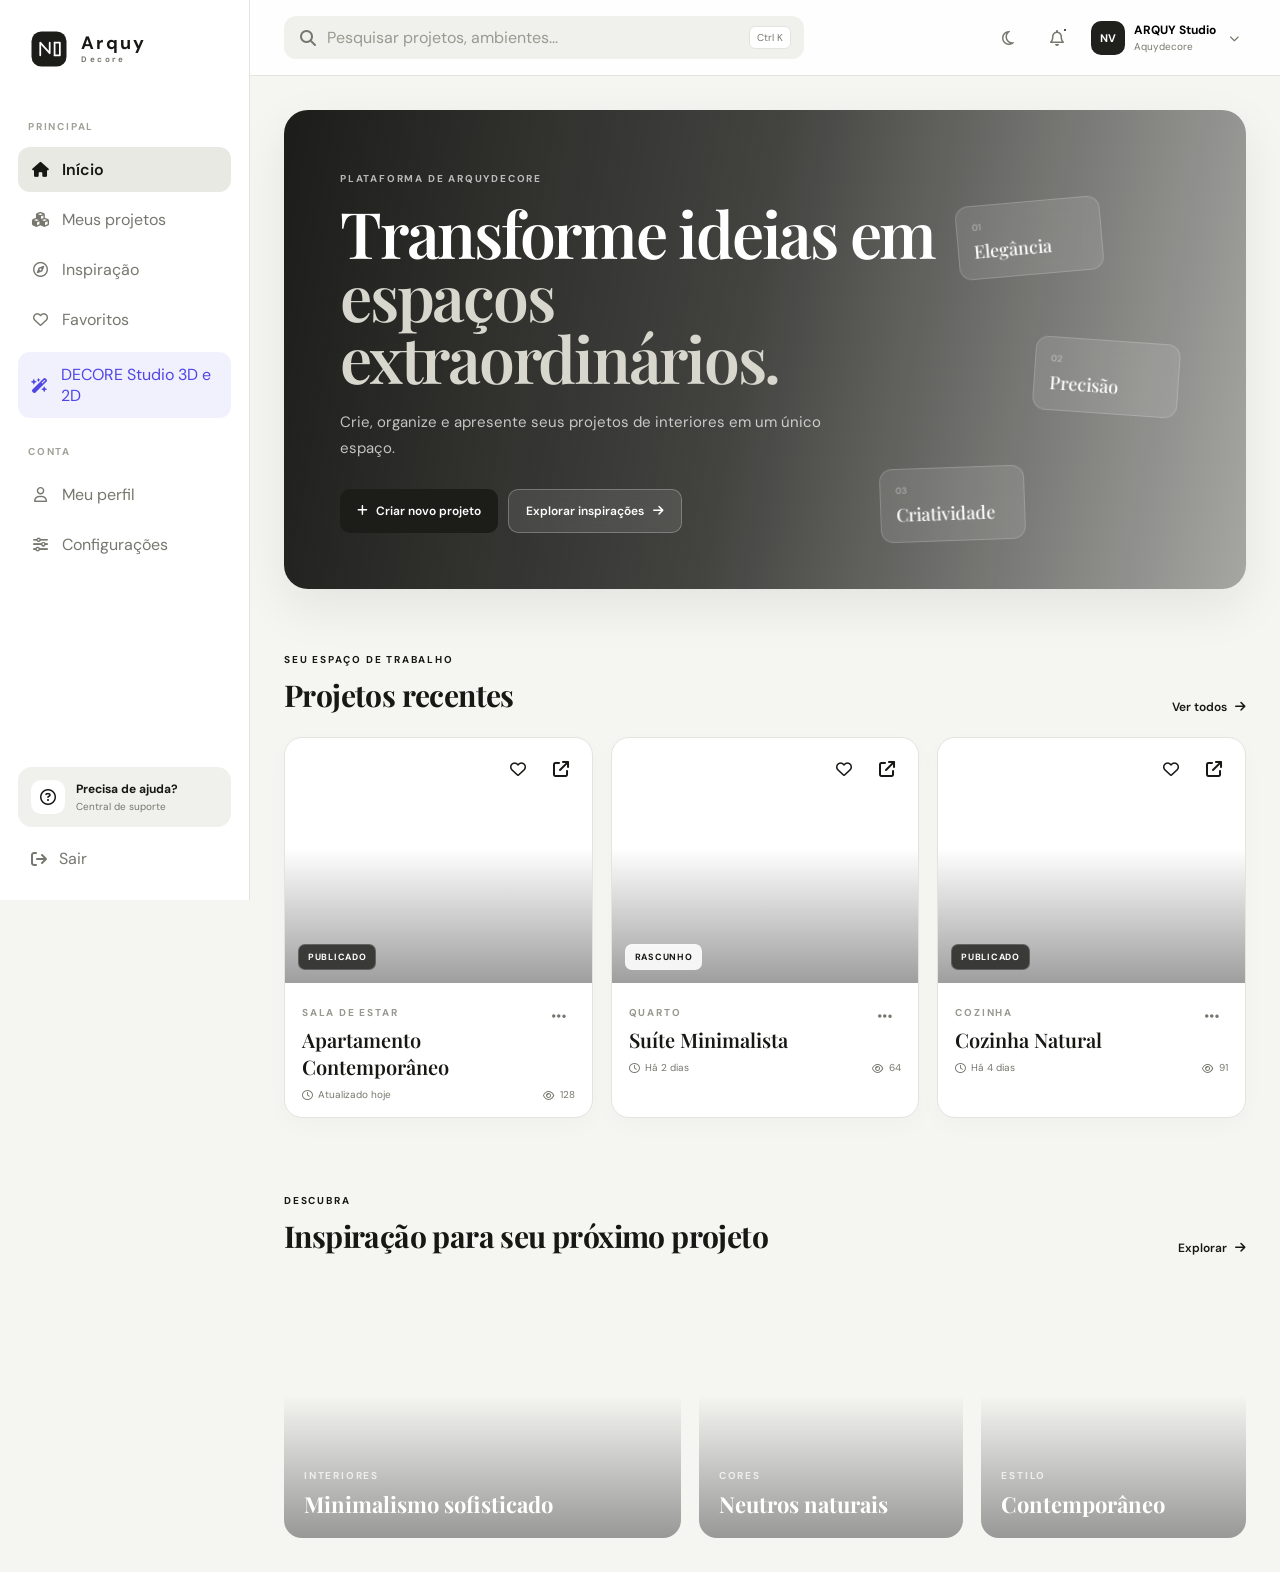
<file: index.html>
<!DOCTYPE html>
<html lang="pt-BR">
<head>
    <meta charset="UTF-8">

    <meta
        name="viewport"
        content="width=device-width, initial-scale=1.0"
    >

    <meta
        name="description"
        content="Aquydecore - Plataforma profissional para criar, organizar e compartilhar projetos de interiores."
    >

    <title>Aquydecore | Projetos de interiores</title>

    <link
        rel="preconnect"
        href="https://fonts.googleapis.com"
    >

    <link
        rel="preconnect"
        href="https://fonts.gstatic.com"
        crossorigin
    >

    <link
        href="https://fonts.googleapis.com/css2?family=DM+Sans:wght@400;500;600;700&family=Playfair+Display:wght@500;600;700&display=swap"
        rel="stylesheet"
    >

    <link
        rel="stylesheet"
        href="https://cdnjs.cloudflare.com/ajax/libs/font-awesome/6.6.0/css/all.min.css"
    >

    <link
        rel="stylesheet"
        href="style.css"
    >
</head>

<body>

    <div class="app">

        <!-- SIDEBAR -->

        <aside class="sidebar" id="sidebar">

            <div class="brand">

                <a href="#" class="brand-link" data-page="inicio">

                    <svg
                        class="brand-logo"
                        viewBox="0 0 120 120"
                        aria-label="ARQUY DECORE"
                    >
                        <defs>
                            <linearGradient
                                id="logoGradient"
                                x1="0%"
                                y1="0%"
                                x2="100%"
                                y2="100%"
                            >
                                <stop offset="0%" />
                                <stop offset="100%" />
                            </linearGradient>
                        </defs>

                        <rect
                            x="10"
                            y="10"
                            width="100"
                            height="100"
                            rx="28"
                            class="logo-background"
                        />

                        <path
                            d="M35 78V42L62 72V42"
                            class="logo-line"
                        />

                        <path
                            d="M76 42V78"
                            class="logo-line"
                        />

                        <path
                            d="M76 42L91 42L91 78L76 78"
                            class="logo-line"
                        />
                    </svg>

                    <div class="brand-text">
                        <strong>Arquy</strong>
                        <span>Decore</span>
                    </div>

                </a>

            </div>

            <nav class="sidebar-navigation">

                <p class="navigation-title">
                    PRINCIPAL
                </p>

                <button
                    class="nav-item active"
                    data-page="inicio"
                >
                    <i class="fa-solid fa-house"></i>
                    <span>Início</span>
                </button>

                <button
                    class="nav-item"
                    data-page="projetos"
                >
                    <i class="fa-solid fa-cubes"></i>
                    <span>Meus projetos</span>
                </button>

                <button
                    class="nav-item"
                    data-page="inspiracao"
                >
                    <i class="fa-regular fa-compass"></i>
                    <span>Inspiração</span>
                </button>

                <button
                    class="nav-item"
                    data-page="favoritos"
                >
                    <i class="fa-regular fa-heart"></i>
                    <span>Favoritos</span>
                </button>

                <!-- LINK DIRETO PARA O NOVAÉ STUDIO -->
                <a href="studio.html" class="nav-item" style="text-decoration: none; display: flex; align-items: center; margin-top: 5px; background: rgba(79, 70, 229, 0.08); color: #4f46e5;">
                    <i class="fa-solid fa-wand-magic-sparkles"></i>
                    <span>DECORE Studio 3D e 2D</span>
                </a>

                <p class="navigation-title">
                    CONTA
                </p>

                <button
                    class="nav-item"
                    data-page="perfil"
                >
                    <i class="fa-regular fa-user"></i>
                    <span>Meu perfil</span>
                </button>

                <button
                    class="nav-item"
                    data-page="configuracoes"
                >
                    <i class="fa-solid fa-sliders"></i>
                    <span>Configurações</span>
                </button>

            </nav>

            <div class="sidebar-bottom">

                <div class="sidebar-help">

                    <div class="help-icon">
                        <i class="fa-regular fa-circle-question"></i>
                    </div>

                    <div>
                        <strong>Precisa de ajuda?</strong>
                        <span>Central de suporte</span>
                    </div>

                </div>

                <button
                    class="logout-button"
                    id="logoutButton"
                >
                    <i class="fa-solid fa-arrow-right-from-bracket"></i>
                    Sair
                </button>

            </div>

        </aside>

        <!-- MAIN -->

        <main class="main-content">

            <!-- TOPBAR -->

            <header class="topbar">

                <button
                    class="mobile-menu"
                    id="mobileMenu"
                    aria-label="Abrir menu"
                >
                    <i class="fa-solid fa-bars"></i>
                </button>

                <div class="topbar-search">

                    <i class="fa-solid fa-magnifying-glass"></i>

                    <input
                        type="search"
                        id="globalSearch"
                        placeholder="Pesquisar projetos, ambientes..."
                    >

                    <span class="search-shortcut">
                        Ctrl K
                    </span>

                </div>

                <div class="topbar-actions">

                    <button
                        class="icon-button"
                        id="themeButton"
                        title="Alterar tema"
                    >
                        <i class="fa-regular fa-moon"></i>
                    </button>

                    <button
                        class="icon-button notification-button"
                        id="notificationButton"
                        title="Notificações"
                    >
                        <i class="fa-regular fa-bell"></i>
                        <span class="notification-dot"></span>
                    </button>

                    <button
                        class="user-mini"
                        id="profileButton"
                    >

                        <span class="avatar">
                            NV
                        </span>

                        <span class="user-mini-info">
                            <strong>ARQUY Studio</strong>
                            <small>Aquydecore</small>
                        </span>

                        <i class="fa-solid fa-chevron-down"></i>

                    </button>

                </div>

            </header>

            <!-- CONTENT -->

            <div class="page-container">

                <!-- HOME -->

                <section
                    class="page active-page"
                    id="page-inicio"
                >

                    <div class="hero">

                        <div class="hero-content">

                            <span class="eyebrow">
                                PLATAFORMA DE ARQUYDECORE
                            </span>

                            <h1>
                                Transforme ideias em
                                <span>espaços extraordinários.</span>
                            </h1>

                            <p>
                                Crie, organize e apresente seus projetos
                                de interiores em um único espaço.
                            </p>

                            <div class="hero-actions">

                                <!-- ALTERADO TAMBÉM PARA LEVAR AO STUDIO -->
                                <a href="studio.html" class="primary-button" style="text-decoration: none; display: inline-flex; align-items: center; justify-content: center; gap: 8px;">
                                    <i class="fa-solid fa-plus"></i>
                                    Criar novo projeto
                                </a>

                                <button
                                    class="secondary-button"
                                    data-page="inspiracao"
                                >
                                    Explorar inspirações
                                    <i class="fa-solid fa-arrow-right"></i>
                                </button>

                            </div>

                        </div>

                        <div class="hero-decoration">

                            <div class="decoration-card card-one">
                                <span>01</span>
                                <strong>Elegância</strong>
                            </div>

                            <div class="decoration-card card-two">
                                <span>02</span>
                                <strong>Precisão</strong>
                            </div>

                            <div class="decoration-card card-three">
                                <span>03</span>
                                <strong>Criatividade</strong>
                            </div>

                        </div>

                    </div>

                    <div class="section-header">

                        <div>
                            <span class="section-label">
                                SEU ESPAÇO DE TRABALHO
                            </span>

                            <h2>
                                Projetos recentes
                            </h2>
                        </div>

                        <button
                            class="text-button"
                            data-page="projetos"
                        >
                            Ver todos
                            <i class="fa-solid fa-arrow-right"></i>
                        </button>

                    </div>

                    <div class="projects-grid">

                        <article
                            class="project-card featured"
                            data-category="Sala"
                            data-title="Apartamento Contemporâneo"
                        >

                            <div class="project-image image-living">

                                <div class="project-overlay">

                                    <button
                                        class="round-button favorite-toggle"
                                        title="Favoritar"
                                    >
                                        <i class="fa-regular fa-heart"></i>
                                    </button>

                                    <button
                                        class="round-button project-open"
                                        title="Abrir projeto"
                                    >
                                        <i class="fa-solid fa-arrow-up-right-from-square"></i>
                                    </button>

                                </div>

                                <span class="project-status">
                                    Publicado
                                </span>

                            </div>

                            <div class="project-info">

                                <div>

                                    <span class="project-category">
                                        SALA DE ESTAR
                                    </span>

                                    <h3>
                                        Apartamento Contemporâneo
                                    </h3>

                                </div>

                                <button
                                    class="more-button"
                                    title="Mais opções"
                                >
                                    <i class="fa-solid fa-ellipsis"></i>
                                </button>

                            </div>

                            <div class="project-meta">

                                <span>
                                    <i class="fa-regular fa-clock"></i>
                                    Atualizado hoje
                                </span>

                                <span>
                                    <i class="fa-regular fa-eye"></i>
                                    128
                                </span>

                            </div>

                        </article>

                        <article
                            class="project-card"
                            data-category="Quarto"
                            data-title="Suíte Minimalista"
                        >

                            <div class="project-image image-bedroom">

                                <div class="project-overlay">

                                    <button
                                        class="round-button favorite-toggle"
                                        title="Favoritar"
                                    >
                                        <i class="fa-regular fa-heart"></i>
                                    </button>

                                    <button
                                        class="round-button project-open"
                                        title="Abrir projeto"
                                    >
                                        <i class="fa-solid fa-arrow-up-right-from-square"></i>
                                    </button>

                                </div>

                                <span class="project-status draft">
                                    Rascunho
                                </span>

                            </div>

                            <div class="project-info">

                                <div>

                                    <span class="project-category">
                                        QUARTO
                                    </span>

                                    <h3>
                                        Suíte Minimalista
                                    </h3>

                                </div>

                                <button
                                    class="more-button"
                                >
                                    <i class="fa-solid fa-ellipsis"></i>
                                </button>

                            </div>

                            <div class="project-meta">

                                <span>
                                    <i class="fa-regular fa-clock"></i>
                                    Há 2 dias
                                </span>

                                <span>
                                    <i class="fa-regular fa-eye"></i>
                                    64
                                </span>

                            </div>

                        </article>

                        <article
                            class="project-card"
                            data-category="Cozinha"
                            data-title="Cozinha Natural"
                        >

                            <div class="project-image image-kitchen">

                                <div class="project-overlay">

                                    <button
                                        class="round-button favorite-toggle"
                                        title="Favoritar"
                                    >
                                        <i class="fa-regular fa-heart"></i>
                                    </button>

                                    <button
                                        class="round-button project-open"
                                        title="Abrir projeto"
                                    >
                                        <i class="fa-solid fa-arrow-up-right-from-square"></i>
                                    </button>

                                </div>

                                <span class="project-status">
                                    Publicado
                                </span>

                            </div>

                            <div class="project-info">

                                <div>

                                    <span class="project-category">
                                        COZINHA
                                    </span>

                                    <h3>
                                        Cozinha Natural
                                    </h3>

                                </div>

                                <button
                                    class="more-button"
                                >
                                    <i class="fa-solid fa-ellipsis"></i>
                                </button>

                            </div>

                            <div class="project-meta">

                                <span>
                                    <i class="fa-regular fa-clock"></i>
                                    Há 4 dias
                                </span>

                                <span>
                                    <i class="fa-regular fa-eye"></i>
                                    91
                                </span>

                            </div>

                        </article>

                    </div>

                    <div class="section-header inspiration-header">

                        <div>

                            <span class="section-label">
                                DESCUBRA
                            </span>

                            <h2>
                                Inspiração para seu próximo projeto
                            </h2>

                        </div>

                        <button
                            class="text-button"
                            data-page="inspiracao"
                        >
                            Explorar
                            <i class="fa-solid fa-arrow-right"></i>
                        </button>

                    </div>

                    <div class="inspiration-grid">

                        <article class="inspiration-card large">
                            <div class="inspiration-image inspiration-one">
                                <div class="inspiration-caption">
                                    <span>INTERIORES</span>
                                    <h3>Minimalismo sofisticado</h3>
                                </div>
                            </div>
                        </article>

                        <article class="inspiration-card">
                            <div class="inspiration-image inspiration-two">
                                <div class="inspiration-caption">
                                    <span>CORES</span>
                                    <h3>Neutros naturais</h3>
                                </div>
                            </div>
                        </article>

                        <article class="inspiration-card">
                            <div class="inspiration-image inspiration-three">
                                <div class="inspiration-caption">
                                    <span>ESTILO</span>
                                    <h3>Contemporâneo</h3>
                                </div>
                            </div>
                        </article>

                    </div>

                </section>

                <!-- PROJETOS -->

                <section
                    class="page"
                    id="page-projetos"
                >

                    <div class="page-heading">

                        <div>

                            <span class="section-label">
                                PORTFÓLIO
                            </span>

                            <h1>
                                Meus projetos
                            </h1>

                            <p>
                                Gerencie todos os seus projetos em um só lugar.
                            </p>

                        </div>

                        <a href="studio.html" class="primary-button" style="text-decoration: none; display: inline-flex; align-items: center; justify-content: center; gap: 8px;">
                            <i class="fa-solid fa-plus"></i>
                            Novo projeto
                        </a>

                    </div>

                    <div class="filter-bar">

                        <button
                            class="filter-button active"
                            data-filter="todos"
                        >
                            Todos
                        </button>

                        <button
                            class="filter-button"
                            data-filter="Sala"
                        >
                            Sala
                        </button>

                        <button
                            class="filter-button"
                            data-filter="Quarto"
                        >
                            Quarto
                        </button>

                        <button
                            class="filter-button"
                            data-filter="Cozinha"
                        >
                            Cozinha
                        </button>

                        <button
                            class="filter-button"
                            data-filter="Escritório"
                        >
                            Escritório
                        </button>

                    </div>

                    <div class="projects-grid all-projects">

                        <article
                            class="project-card"
                            data-category="Sala"
                            data-title="Apartamento Contemporâneo"
                        >

                            <div class="project-image image-living">

                                <div class="project-overlay">

                                    <button class="round-button favorite-toggle">
                                        <i class="fa-regular fa-heart"></i>
                                    </button>

                                    <button class="round-button project-open">
                                        <i class="fa-solid fa-arrow-up-right-from-square"></i>
                                    </button>

                                </div>

                            </div>

                            <div class="project-info">

                                <div>
                                    <span class="project-category">SALA</span>
                                    <h3>Apartamento Contemporâneo</h3>
                                </div>

                                <button class="more-button">
                                    <i class="fa-solid fa-ellipsis"></i>
                                </button>

                            </div>

                        </article>

                        <article
                            class="project-card"
                            data-category="Quarto"
                            data-title="Suíte Minimalista"
                        >

                            <div class="project-image image-bedroom">

                                <div class="project-overlay">

                                    <button class="round-button favorite-toggle">
                                        <i class="fa-regular fa-heart"></i>
                                    </button>

                                    <button class="round-button project-open">
                                        <i class="fa-solid fa-arrow-up-right-from-square"></i>
                                    </button>

                                </div>

                            </div>

                            <div class="project-info">

                                <div>
                                    <span class="project-category">QUARTO</span>
                                    <h3>Suíte Minimalista</h3>
                                </div>

                                <button class="more-button">
                                    <i class="fa-solid fa-ellipsis"></i>
                                </button>

                            </div>

                        </article>

                        <article
                            class="project-card"
                            data-category="Cozinha"
                            data-title="Cozinha Natural"
                        >

                            <div class="project-image image-kitchen">

                                <div class="project-overlay">

                                    <button class="round-button favorite-toggle">
                                        <i class="fa-regular fa-heart"></i>
                                    </button>

                                    <button class="round-button project-open">
                                        <i class="fa-solid fa-arrow-up-right-from-square"></i>
                                    </button>

                                </div>

                            </div>

                            <div class="project-info">

                                <div>
                                    <span class="project-category">COZINHA</span>
                                    <h3>Cozinha Natural</h3>
                                </div>

                                <button class="more-button">
                                    <i class="fa-solid fa-ellipsis"></i>
                                </button>

                            </div>

                        </article>

                        <article
                            class="project-card"
                            data-category="Escritório"
                            data-title="Home Office Executivo"
                        >

                            <div class="project-image image-office">

                                <div class="project-overlay">

                                    <button class="round-button favorite-toggle">
                                        <i class="fa-regular fa-heart"></i>
                                    </button>

                                    <button class="round-button project-open">
                                        <i class="fa-solid fa-arrow-up-right-from-square"></i>
                                    </button>

                                </div>

                            </div>

                            <div class="project-info">

                                <div>
                                    <span class="project-category">ESCRITÓRIO</span>
                                    <h3>Home Office Executivo</h3>
                                </div>

                                <button class="more-button">
                                    <i class="fa-solid fa-ellipsis"></i>
                                </button>

                            </div>

                        </article>

                    </div>

                </section>

                <!-- INSPIRAÇÃO -->

                <section
                    class="page"
                    id="page-inspiracao"
                >

                    <div class="page-heading">

                        <div>

                            <span class="section-label">
                                COMUNIDADE
                            </span>

                            <h1>
                                Inspiração
                            </h1>

                            <p>
                                Descubra ideias para transformar seus espaços.
                            </p>

                        </div>

                    </div>

                    <div class="inspiration-filter">

                        <button class="filter-button active">
                            Todos
                        </button>

                        <button class="filter-button">
                            Moderno
                        </button>

                        <button class="filter-button">
                            Minimalista
                        </button>

                        <button class="filter-button">
                            Industrial
                        </button>

                        <button class="filter-button">
                            Escandinavo
                        </button>

                    </div>

                    <div class="masonry-grid">

                        <article class="masonry-item tall">
                            <div class="masonry-image inspiration-four">
                                <div class="masonry-content">
                                    <span>MODERNO</span>
                                    <h3>Linhas e volumes</h3>
                                </div>
                            </div>
                        </article>

                        <article class="masonry-item">
                            <div class="masonry-image inspiration-five">
                                <div class="masonry-content">
                                    <span>MINIMALISTA</span>
                                    <h3>Essencial</h3>
                                </div>
                            </div>
                        </article>

                        <article class="masonry-item">
                            <div class="masonry-image inspiration-six">
                                <div class="masonry-content">
                                    <span>INDUSTRIAL</span>
                                    <h3>Concreto e madeira</h3>
                                </div>
                            </div>
                        </article>

                        <article class="masonry-item wide">
                            <div class="masonry-image inspiration-seven">
                                <div class="masonry-content">
                                    <span>CONTEMPORÂNEO</span>
                                    <h3>Arquitetura aberta</h3>
                                </div>
                            </div>
                        </article>

                    </div>

                </section>

                <!-- FAVORITOS -->

                <section
                    class="page"
                    id="page-favoritos"
                >

                    <div class="page-heading">

                        <div>

                            <span class="section-label">
                                SALVOS
                            </span>

                            <h1>
                                Favoritos
                            </h1>

                            <p>
                                Seus projetos e inspirações salvos.
                            </p>

                        </div>

                    </div>

                    <div
                        class="favorites-empty"
                        id="favoritesEmpty"
                    >

                        <div class="empty-icon">
                            <i class="fa-regular fa-heart"></i>
                        </div>

                        <h2>
                            Seus favoritos aparecerão aqui
                        </h2>

                        <p>
                            Clique no coração de um projeto para salvá-lo.
                        </p>

                        <button
                            class="primary-button"
                            data-page="projetos"
                        >
                            Explorar projetos
                        </button>

                    </div>

                </section>

                <!-- PERFIL -->

                <section
                    class="page"
                    id="page-perfil"
                >

                    <div class="profile-cover">

                        <div class="profile-main">

                            <div class="profile-avatar">
                                NV
                            </div>

                            <div>

                                <span class="section-label">
                                    DESIGNER
                                </span>

                                <h1>
                                    Novae Studio
                                </h1>

                                <p>
                                    Arquitetura e interiores
                                </p>

                            </div>

                        </div>

                        <button
                            class="secondary-button"
                            id="editProfileButton"
                        >
                            <i class="fa-solid fa-pen"></i>
                            Editar perfil
                        </button>

                    </div>

                    <div class="profile-statistics">

                        <div>
                            <strong>12</strong>
                            <span>Projetos</span>
                        </div>

                        <div>
                            <strong>1.8K</strong>
                            <span>Visualizações</span>
                        </div>

                        <div>
                            <strong>342</strong>
                            <span>Seguidores</span>
                        </div>

                    </div>

                    <div class="profile-about">

                        <span class="section-label">
                            SOBRE
                        </span>

                        <h2>
                            Criando espaços com identidade.
                        </h2>

                        <p>
                            O Novae Studio desenvolve projetos de interiores
                            contemporâneos combinando funcionalidade,
                            estética e personalidade.
                        </p>

                    </div>

                </section>

                <!-- CONFIGURAÇÕES -->

                <section
                    class="page"
                    id="page-configuracoes"
                >

                    <div class="page-heading">

                        <div>

                            <span class="section-label">
                                PREFERÊNCIAS
                            </span>

                            <h1>
                                Configurações
                            </h1>

                            <p>
                                Personalize sua experiência.
                            </p>

                        </div>

                    </div>

                    <div class="settings-card">

                        <div class="setting-row">

                            <div class="setting-icon">
                                <i class="fa-regular fa-moon"></i>
                            </div>

                            <div class="setting-text">
                                <strong>Modo escuro</strong>
                                <span>Altere a aparência da plataforma.</span>
                            </div>

                            <label class="switch">
                                <input
                                    type="checkbox"
                                    id="darkModeSwitch"
                                >
                                <span class="slider"></span>
                            </label>

                        </div>

                        <div class="setting-row">

                            <div class="setting-icon">
                                <i class="fa-regular fa-bell"></i>
                            </div>

                            <div class="setting-text">
                                <strong>Notificações</strong>
                                <span>Receba atualizações dos seus projetos.</span>
                            </div>

                            <label class="switch">
                                <input
                                    type="checkbox"
                                    checked
                                >
                                <span class="slider"></span>
                            </label>

                        </div>

                        <div class="setting-row">

                            <div class="setting-icon">
                                <i class="fa-solid fa-earth-americas"></i>
                            </div>

                            <div class="setting-text">
                                <strong>Idioma</strong>
                                <span>Português do Brasil</span>
                            </div>

                            <button class="setting-action">
                                Alterar
                            </button>

                        </div>

                    </div>

                </section>

            </div>

        </main>

    </div>

    <!-- LOGIN MODAL -->

    <div
        class="modal-container"
        id="loginModal"
    >

        <div class="modal small-modal">

            <button
                class="modal-close"
                data-close-modal
            >
                <i class="fa-solid fa-xmark"></i>
            </button>

            <div class="login-logo">

                <svg
                    viewBox="0 0 120 120"
                    class="login-logo-svg"
                >

                    <rect
                        x="10"
                        y="10"
                        width="100"
                        height="100"
                        rx="28"
                        class="logo-background"
                    />

                    <path
                        d="M35 78V42L62 72V42"
                        class="logo-line"
                    />

                    <path
                        d="M76 42V78"
                        class="logo-line"
                    />

                    <path
                        d="M76 42L91 42L91 78L76 78"
                        class="logo-line"
                    />

                </svg>

                <strong>NOVAÉ</strong>

                <span>DESIGN</span>

            </div>

            <div class="modal-header centered">

                <div>

                    <span class="section-label">
                        ÁREA RESTRITA
                    </span>

                    <h2>
                        Entrar na sua conta
                    </h2>

                </div>

            </div>

            <form id="loginForm">

                <div class="form-group">

                    <label for="loginEmail">
                        E-mail
                    </label>

                    <input
                        type="email"
                        id="loginEmail"
                        placeholder="seu@email.com"
                        required
                    >

                </div>

                <div class="form-group">

                    <label for="loginPassword">
                        Senha
                    </label>

                    <input
                        type="password"
                        id="loginPassword"
                        placeholder="Sua senha"
                        required
                    >

                </div>

                <button
                    type="submit"
                    class="primary-button full-button"
                >
                    Entrar
                </button>

            </form>

        </div>

    </div>

    <!-- NOTIFICATION PANEL -->

    <div
        class="notification-panel"
        id="notificationPanel"
    >

        <div class="notification-header">

            <div>
                <span class="section-label">
                    CENTRAL
                </span>

                <h3>
                    Notificações
                </h3>
            </div>

            <button
                id="closeNotifications"
                class="panel-close"
            >
                <i class="fa-solid fa-xmark"></i>
            </button>

        </div>

        <div class="notification-item">

            <div class="notification-icon">
                <i class="fa-solid fa-heart"></i>
            </div>

            <div>
                <strong>Novo favorito</strong>
                <p>Seu projeto recebeu uma nova interação.</p>
                <small>Há 12 minutos</small>
            </div>

        </div>

        <div class="notification-item">

            <div class="notification-icon">
                <i class="fa-solid fa-cubes"></i>
            </div>

            <div>
                <strong>Projeto atualizado</strong>
                <p>Suíte Minimalista foi salva.</p>
                <small>Há 2 horas</small>
            </div>

        </div>

        <div class="notification-item">

            <div class="notification-icon">
                <i class="fa-solid fa-star"></i>
            </div>

            <div>
                <strong>Bem-vindo</strong>
                <p>Seu espaço de trabalho está pronto.</p>
                <small>Hoje</small>
            </div>

        </div>

    </div>

    <!-- TOAST -->

    <div
        class="toast"
        id="toast"
    >
        <i class="fa-solid fa-check"></i>
        <span id="toastMessage">
            Operação realizada.
        </span>
    </div>

    <script src="script.js"></script>

</body>
</html>
</file>
<file: style.css>
:root {
    --bg: #f5f5f2;
    --surface: #ffffff;
    --surface-soft: #f0f0ec;
    --text: #171714;
    --muted: #77776f;
    --border: #e4e4de;
    --accent: #1c1c19;
    --accent-soft: #e9e9e3;
    --shadow: 0 18px 50px rgba(20, 20, 16, .08);
    --radius: 18px;
    --sidebar-width: 250px;
}

* {
    box-sizing: border-box;
    margin: 0;
    padding: 0;
}

html {
    scroll-behavior: smooth;
}

body {
    min-height: 100vh;
    background: var(--bg);
    color: var(--text);
    font-family: "DM Sans", sans-serif;
    -webkit-font-smoothing: antialiased;
}

button,
input,
select,
textarea {
    font: inherit;
}

button {
    border: 0;
    cursor: pointer;
}

button:focus-visible,
input:focus-visible,
select:focus-visible,
textarea:focus-visible {
    outline: 2px solid var(--text);
    outline-offset: 3px;
}

a {
    color: inherit;
    text-decoration: none;
}

.app {
    min-height: 100vh;
}

.sidebar {
    position: fixed;
    inset: 0 auto 0 0;
    z-index: 100;
    width: var(--sidebar-width);
    padding: 28px 18px 20px;
    display: flex;
    flex-direction: column;
    background: var(--surface);
    border-right: 1px solid var(--border);
}

.brand {
    padding: 0 10px 28px;
}

.brand-link {
    display: flex;
    align-items: center;
    gap: 11px;
}

.brand-logo,
.login-logo-svg {
    width: 42px;
    height: 42px;
    flex: 0 0 auto;
}

.logo-background {
    fill: var(--accent);
}

.logo-line {
    fill: none;
    stroke: #fff;
    stroke-width: 5;
    stroke-linecap: round;
    stroke-linejoin: round;
}

.brand-text {
    display: flex;
    flex-direction: column;
    line-height: .9;
}

.brand-text strong,
.login-logo strong {
    font-size: 18px;
    letter-spacing: .13em;
}

.brand-text span,
.login-logo span {
    margin-top: 5px;
    color: var(--muted);
    font-size: 8px;
    font-weight: 700;
    letter-spacing: .32em;
}

.sidebar-navigation {
    display: flex;
    flex-direction: column;
    gap: 5px;
}

.navigation-title {
    margin: 22px 10px 9px;
    color: #a1a19a;
    font-size: 10px;
    font-weight: 700;
    letter-spacing: .18em;
}

.nav-item {
    width: 100%;
    padding: 12px 13px;
    display: flex;
    align-items: center;
    gap: 13px;
    color: var(--muted);
    background: transparent;
    border-radius: 12px;
    text-align: left;
    transition: .2s ease;
}

.nav-item i {
    width: 18px;
    text-align: center;
    font-size: 15px;
}

.nav-item:hover,
.nav-item.active {
    color: var(--text);
    background: var(--accent-soft);
}

.nav-item.active {
    font-weight: 600;
}

.sidebar-bottom {
    margin-top: auto;
}

.sidebar-help {
    padding: 13px;
    display: flex;
    align-items: center;
    gap: 11px;
    background: var(--surface-soft);
    border-radius: 14px;
}

.help-icon {
    width: 34px;
    height: 34px;
    display: grid;
    place-items: center;
    border-radius: 10px;
    background: var(--surface);
}

.sidebar-help strong,
.sidebar-help span {
    display: block;
}

.sidebar-help strong {
    font-size: 12px;
}

.sidebar-help span {
    margin-top: 3px;
    color: var(--muted);
    font-size: 10px;
}

.logout-button {
    width: 100%;
    margin-top: 10px;
    padding: 11px 13px;
    display: flex;
    align-items: center;
    gap: 12px;
    color: var(--muted);
    background: transparent;
    border-radius: 10px;
    text-align: left;
}

.logout-button:hover {
    color: #9b3030;
    background: #f8eeee;
}

.main-content {
    min-height: 100vh;
    margin-left: var(--sidebar-width);
}

.topbar {
    position: sticky;
    top: 0;
    z-index: 80;
    min-height: 76px;
    padding: 0 34px;
    display: flex;
    align-items: center;
    gap: 20px;
    background: rgba(255,255,255,.9);
    border-bottom: 1px solid var(--border);
    backdrop-filter: blur(16px);
}

.topbar-search {
    width: min(520px, 55%);
    height: 43px;
    display: flex;
    align-items: center;
    gap: 11px;
    padding: 0 12px 0 15px;
    background: var(--surface-soft);
    border: 1px solid transparent;
    border-radius: 12px;
}

.topbar-search:focus-within {
    border-color: var(--border);
    background: var(--surface);
}

.topbar-search i {
    color: var(--muted);
}

.topbar-search input {
    min-width: 0;
    flex: 1;
    color: var(--text);
    background: transparent;
    border: 0;
    outline: 0;
}

.topbar-search input::placeholder {
    color: #9a9a92;
}

.search-shortcut {
    padding: 4px 7px;
    color: var(--muted);
    background: var(--surface);
    border: 1px solid var(--border);
    border-radius: 6px;
    font-size: 10px;
}

.topbar-actions {
    margin-left: auto;
    display: flex;
    align-items: center;
    gap: 9px;
}

.icon-button,
.panel-close {
    width: 40px;
    height: 40px;
    display: grid;
    place-items: center;
    color: var(--muted);
    background: transparent;
    border-radius: 10px;
}

.icon-button:hover,
.panel-close:hover {
    color: var(--text);
    background: var(--surface-soft);
}

.notification-button {
    position: relative;
}

.notification-dot {
    position: absolute;
    top: 9px;
    right: 9px;
    width: 6px;
    height: 6px;
    background: #171714;
    border: 2px solid var(--surface);
    border-radius: 50%;
}

.user-mini {
    display: flex;
    align-items: center;
    gap: 9px;
    padding: 5px 7px 5px 5px;
    background: transparent;
    border-radius: 12px;
}

.user-mini:hover {
    background: var(--surface-soft);
}

.avatar,
.profile-avatar {
    display: grid;
    place-items: center;
    color: #fff;
    background: #20201c;
    font-weight: 700;
}

.avatar {
    width: 34px;
    height: 34px;
    border-radius: 10px;
    font-size: 11px;
}

.user-mini-info {
    display: flex;
    flex-direction: column;
    align-items: flex-start;
}

.user-mini-info strong {
    font-size: 12px;
}

.user-mini-info small {
    margin-top: 2px;
    color: var(--muted);
    font-size: 10px;
}

.user-mini > i {
    margin-left: 4px;
    color: var(--muted);
    font-size: 10px;
}

.mobile-menu {
    display: none;
    width: 40px;
    height: 40px;
    background: transparent;
    border-radius: 10px;
}

.page-container {
    width: min(1420px, 100%);
    margin: 0 auto;
    padding: 34px;
}

.page {
    display: none;
    animation: pageIn .28s ease;
}

.page.active-page {
    display: block;
}

@keyframes pageIn {
    from { opacity: 0; transform: translateY(8px); }
    to { opacity: 1; transform: translateY(0); }
}

.hero {
    position: relative;
    min-height: 390px;
    overflow: hidden;
    padding: 56px;
    display: flex;
    align-items: center;
    background:
        linear-gradient(100deg, rgba(17,17,14,.95) 0%, rgba(17,17,14,.78) 48%, rgba(17,17,14,.35) 100%),
        url("https://images.unsplash.com/photo-1600210492486-724fe5c67fb0?auto=format&fit=crop&w=1800&q=85") center/cover;
    border-radius: 24px;
    box-shadow: var(--shadow);
}

.hero-content {
    position: relative;
    z-index: 2;
    max-width: 650px;
    color: #fff;
}

.eyebrow,
.section-label,
.project-category,
.inspiration-caption span,
.masonry-content span {
    font-size: 10px;
    font-weight: 700;
    letter-spacing: .18em;
}

.eyebrow {
    display: inline-block;
    margin-bottom: 17px;
    color: rgba(255,255,255,.68);
}

.hero h1 {
    max-width: 680px;
    font-family: "Playfair Display", serif;
    font-size: clamp(42px, 5vw, 70px);
    font-weight: 600;
    line-height: .98;
    letter-spacing: -.035em;
}

.hero h1 span {
    color: #d7d7ce;
}

.hero p {
    max-width: 510px;
    margin-top: 20px;
    color: rgba(255,255,255,.72);
    font-size: 15px;
    line-height: 1.7;
}

.hero-actions {
    margin-top: 28px;
    display: flex;
    flex-wrap: wrap;
    gap: 10px;
}

.primary-button,
.secondary-button {
    min-height: 44px;
    padding: 0 17px;
    display: inline-flex;
    align-items: center;
    justify-content: center;
    gap: 9px;
    border-radius: 10px;
    font-size: 12px;
    font-weight: 600;
    transition: .2s ease;
}

.primary-button {
    color: #fff;
    background: var(--accent);
}

.primary-button:hover {
    transform: translateY(-1px);
    box-shadow: 0 8px 20px rgba(0,0,0,.14);
}

.secondary-button {
    color: var(--text);
    background: var(--surface);
    border: 1px solid var(--border);
}

.secondary-button:hover {
    background: var(--surface-soft);
}

.hero .secondary-button {
    color: #fff;
    background: rgba(255,255,255,.1);
    border-color: rgba(255,255,255,.25);
    backdrop-filter: blur(8px);
}

.hero-decoration {
    position: absolute;
    inset: 0;
    pointer-events: none;
}

.decoration-card {
    position: absolute;
    width: 145px;
    padding: 15px;
    display: flex;
    flex-direction: column;
    gap: 6px;
    color: #fff;
    background: rgba(255,255,255,.1);
    border: 1px solid rgba(255,255,255,.18);
    border-radius: 13px;
    backdrop-filter: blur(12px);
}

.decoration-card span {
    color: rgba(255,255,255,.5);
    font-size: 9px;
}

.decoration-card strong {
    font-family: "Playfair Display", serif;
    font-size: 18px;
    font-weight: 500;
}

.card-one { right: 15%; top: 19%; transform: rotate(-5deg); }
.card-two { right: 7%; top: 48%; transform: rotate(4deg); }
.card-three { right: 23%; bottom: 10%; transform: rotate(-2deg); }

.section-header,
.page-heading {
    display: flex;
    align-items: flex-end;
    justify-content: space-between;
    gap: 20px;
}

.section-header {
    margin: 58px 0 22px;
}

.section-header h2,
.page-heading h1,
.profile-about h2 {
    margin-top: 7px;
    font-family: "Playfair Display", serif;
    letter-spacing: -.02em;
}

.section-header h2 {
    font-size: 30px;
}

.page-heading {
    margin-bottom: 30px;
}

.page-heading h1 {
    font-size: 42px;
}

.page-heading p {
    margin-top: 8px;
    color: var(--muted);
    font-size: 14px;
}

.text-button {
    display: inline-flex;
    align-items: center;
    gap: 8px;
    color: var(--text);
    background: transparent;
    font-size: 12px;
    font-weight: 600;
}

.text-button:hover {
    text-decoration: underline;
}

.projects-grid {
    display: grid;
    grid-template-columns: repeat(3, minmax(0, 1fr));
    gap: 18px;
}

.project-card {
    min-width: 0;
    overflow: hidden;
    background: var(--surface);
    border: 1px solid var(--border);
    border-radius: var(--radius);
    box-shadow: 0 8px 25px rgba(20,20,16,.025);
    transition: transform .22s ease, box-shadow .22s ease;
}

.project-card:hover {
    transform: translateY(-4px);
    box-shadow: var(--shadow);
}

.project-image {
    position: relative;
    min-height: 245px;
    overflow: hidden;
    background-position: center;
    background-size: cover;
}

.project-image::after,
.masonry-image::after,
.inspiration-image::after {
    content: "";
    position: absolute;
    inset: 0;
    background: linear-gradient(to top, rgba(0,0,0,.38), transparent 55%);
}

.image-living {
    background-image: url("https://images.unsplash.com/photo-1600607687920-4e2a09cf159d?auto=format&fit=crop&w=1200&q=85");
}

.image-bedroom {
    background-image: url("https://images.unsplash.com/photo-1616486338812-3dadae4b4ace?auto=format&fit=crop&w=1200&q=85");
}

.image-kitchen {
    background-image: url("https://images.unsplash.com/photo-1600566753190-17f0baa2a6c3?auto=format&fit=crop&w=1200&q=85");
}

.image-office {
    background-image: url("https://images.unsplash.com/photo-1497366811353-6870744d04b2?auto=format&fit=crop&w=1200&q=85");
}

.project-overlay {
    position: absolute;
    inset: 13px 13px auto;
    z-index: 2;
    display: flex;
    justify-content: flex-end;
    gap: 7px;
}

.round-button {
    width: 36px;
    height: 36px;
    display: grid;
    place-items: center;
    color: var(--text);
    background: rgba(255,255,255,.92);
    border-radius: 50%;
    transition: .2s ease;
}

.round-button:hover {
    transform: scale(1.06);
}

.favorite-toggle.is-favorite {
    color: #fff;
    background: #20201c;
}

.project-status {
    position: absolute;
    z-index: 2;
    left: 13px;
    bottom: 13px;
    padding: 6px 9px;
    color: #fff;
    background: rgba(25,25,22,.78);
    border: 1px solid rgba(255,255,255,.2);
    border-radius: 7px;
    font-size: 9px;
    font-weight: 700;
    letter-spacing: .08em;
    text-transform: uppercase;
    backdrop-filter: blur(8px);
}

.project-status.draft {
    color: var(--text);
    background: rgba(255,255,255,.88);
}

.project-info {
    min-height: 76px;
    padding: 17px 17px 8px;
    display: flex;
    align-items: flex-start;
    justify-content: space-between;
    gap: 10px;
}

.project-category {
    color: #989890;
}

.project-info h3 {
    margin-top: 5px;
    font-family: "Playfair Display", serif;
    font-size: 20px;
    font-weight: 600;
}

.more-button {
    width: 32px;
    height: 32px;
    flex: 0 0 auto;
    color: var(--muted);
    background: transparent;
    border-radius: 8px;
}

.more-button:hover {
    color: var(--text);
    background: var(--surface-soft);
}

.project-meta {
    padding: 0 17px 16px;
    display: flex;
    justify-content: space-between;
    gap: 10px;
    color: var(--muted);
    font-size: 10px;
}

.project-meta span {
    display: flex;
    align-items: center;
    gap: 6px;
}

.inspiration-header {
    margin-top: 70px;
}

.inspiration-grid {
    display: grid;
    grid-template-columns: 1.5fr 1fr 1fr;
    gap: 18px;
}

.inspiration-card {
    overflow: hidden;
    border-radius: var(--radius);
}

.inspiration-image {
    position: relative;
    min-height: 260px;
    overflow: hidden;
    background-position: center;
    background-size: cover;
    transition: transform .4s ease;
}

.inspiration-card:hover .inspiration-image {
    transform: scale(1.025);
}

.inspiration-one {
    background-image: url("https://images.unsplash.com/photo-1600566753086-00f18fb6b3ea?auto=format&fit=crop&w=1400&q=85");
}

.inspiration-two {
    background-image: url("https://images.unsplash.com/photo-1618221195710-dd6b41faaea6?auto=format&fit=crop&w=1200&q=85");
}

.inspiration-three {
    background-image: url("https://images.unsplash.com/photo-1600607688969-a5bfcd646154?auto=format&fit=crop&w=1200&q=85");
}

.inspiration-caption {
    position: absolute;
    z-index: 2;
    left: 20px;
    right: 20px;
    bottom: 19px;
    color: #fff;
}

.inspiration-caption span {
    opacity: .72;
}

.inspiration-caption h3 {
    margin-top: 5px;
    font-family: "Playfair Display", serif;
    font-size: 22px;
}

.filter-bar,
.inspiration-filter {
    margin-bottom: 25px;
    display: flex;
    flex-wrap: wrap;
    gap: 8px;
}

.filter-button {
    padding: 9px 14px;
    color: var(--muted);
    background: var(--surface);
    border: 1px solid var(--border);
    border-radius: 9px;
    font-size: 11px;
}

.filter-button:hover,
.filter-button.active {
    color: #fff;
    background: var(--accent);
    border-color: var(--accent);
}

.all-projects {
    grid-template-columns: repeat(4, minmax(0, 1fr));
}

.all-projects .project-image {
    min-height: 220px;
}

.masonry-grid {
    display: grid;
    grid-template-columns: repeat(2, minmax(0, 1fr));
    gap: 18px;
}

.masonry-item {
    overflow: hidden;
    border-radius: var(--radius);
}

.masonry-image {
    position: relative;
    min-height: 320px;
    overflow: hidden;
    background-position: center;
    background-size: cover;
}

.masonry-item.tall .masonry-image {
    min-height: 480px;
}

.masonry-item.wide {
    grid-column: 1 / -1;
}

.masonry-item.wide .masonry-image {
    min-height: 350px;
}

.inspiration-four { background-image: url("https://images.unsplash.com/photo-1600607687939-ce8a6c25118c?auto=format&fit=crop&w=1400&q=85"); }
.inspiration-five { background-image: url("https://images.unsplash.com/photo-1615529162924-f8605388461d?auto=format&fit=crop&w=1200&q=85"); }
.inspiration-six { background-image: url("https://images.unsplash.com/photo-1618220179428-22790b461013?auto=format&fit=crop&w=1200&q=85"); }
.inspiration-seven { background-image: url("https://images.unsplash.com/photo-1600607687920-4e2a09cf159d?auto=format&fit=crop&w=1600&q=85"); }

.masonry-content {
    position: absolute;
    z-index: 2;
    left: 22px;
    right: 22px;
    bottom: 20px;
    color: #fff;
}

.masonry-content span {
    opacity: .7;
}

.masonry-content h3 {
    margin-top: 5px;
    font-family: "Playfair Display", serif;
    font-size: 26px;
}

.favorites-empty {
    min-height: 390px;
    padding: 50px 20px;
    display: flex;
    flex-direction: column;
    align-items: center;
    justify-content: center;
    text-align: center;
    background: var(--surface);
    border: 1px dashed var(--border);
    border-radius: 20px;
}

.empty-icon {
    width: 70px;
    height: 70px;
    margin-bottom: 18px;
    display: grid;
    place-items: center;
    color: var(--muted);
    background: var(--surface-soft);
    border-radius: 50%;
    font-size: 25px;
}

.favorites-empty h2 {
    font-family: "Playfair Display", serif;
    font-size: 25px;
}

.favorites-empty p {
    margin: 8px 0 22px;
    color: var(--muted);
    font-size: 13px;
}

.profile-cover {
    min-height: 300px;
    padding: 40px;
    display: flex;
    align-items: flex-end;
    justify-content: space-between;
    gap: 25px;
    color: #fff;
    background:
        linear-gradient(90deg, rgba(20,20,18,.92), rgba(20,20,18,.55)),
        url("https://images.unsplash.com/photo-1600210492486-724fe5c67fb0?auto=format&fit=crop&w=1600&q=85") center/cover;
    border-radius: 22px 22px 0 0;
}

.profile-main {
    display: flex;
    align-items: center;
    gap: 18px;
}

.profile-avatar {
    width: 88px;
    height: 88px;
    border: 3px solid rgba(255,255,255,.75);
    border-radius: 24px;
    font-size: 24px;
}

.profile-main .section-label {
    color: rgba(255,255,255,.6);
}

.profile-main h1 {
    margin-top: 6px;
    font-family: "Playfair Display", serif;
    font-size: 40px;
}

.profile-main p {
    margin-top: 5px;
    color: rgba(255,255,255,.7);
    font-size: 13px;
}

.profile-cover .secondary-button {
    color: #fff;
    background: rgba(255,255,255,.1);
    border-color: rgba(255,255,255,.25);
}

.profile-statistics {
    display: flex;
    background: var(--surface);
    border: 1px solid var(--border);
    border-top: 0;
    border-radius: 0 0 18px 18px;
}

.profile-statistics > div {
    flex: 1;
    padding: 22px;
    text-align: center;
    border-right: 1px solid var(--border);
}

.profile-statistics > div:last-child {
    border-right: 0;
}

.profile-statistics strong,
.profile-statistics span {
    display: block;
}

.profile-statistics strong {
    font-family: "Playfair Display", serif;
    font-size: 25px;
}

.profile-statistics span {
    margin-top: 4px;
    color: var(--muted);
    font-size: 10px;
    text-transform: uppercase;
    letter-spacing: .1em;
}

.profile-about {
    max-width: 720px;
    margin-top: 55px;
}

.profile-about h2 {
    font-size: 32px;
}

.profile-about p {
    margin-top: 12px;
    color: var(--muted);
    line-height: 1.8;
    font-size: 14px;
}

.settings-card {
    max-width: 850px;
    overflow: hidden;
    background: var(--surface);
    border: 1px solid var(--border);
    border-radius: 18px;
}

.setting-row {
    min-height: 90px;
    padding: 17px 20px;
    display: flex;
    align-items: center;
    gap: 15px;
    border-bottom: 1px solid var(--border);
}

.setting-row:last-child {
    border-bottom: 0;
}

.setting-icon {
    width: 40px;
    height: 40px;
    display: grid;
    place-items: center;
    flex: 0 0 auto;
    background: var(--surface-soft);
    border-radius: 10px;
}

.setting-text {
    flex: 1;
}

.setting-text strong,
.setting-text span {
    display: block;
}

.setting-text strong {
    font-size: 13px;
}

.setting-text span {
    margin-top: 4px;
    color: var(--muted);
    font-size: 11px;
}

.setting-action {
    padding: 8px 12px;
    color: var(--text);
    background: var(--surface-soft);
    border-radius: 8px;
    font-size: 11px;
}

.switch {
    position: relative;
    width: 42px;
    height: 24px;
}

.switch input {
    opacity: 0;
    width: 0;
    height: 0;
}

.slider {
    position: absolute;
    inset: 0;
    background: #d4d4ce;
    border-radius: 20px;
    cursor: pointer;
    transition: .2s;
}

.slider::before {
    content: "";
    position: absolute;
    width: 18px;
    height: 18px;
    left: 3px;
    top: 3px;
    background: #fff;
    border-radius: 50%;
    transition: .2s;
    box-shadow: 0 2px 4px rgba(0,0,0,.15);
}

.switch input:checked + .slider {
    background: var(--accent);
}

.switch input:checked + .slider::before {
    transform: translateX(18px);
}

.modal-container {
    position: fixed;
    inset: 0;
    z-index: 500;
    padding: 20px;
    display: none;
    place-items: center;
    background: rgba(10,10,8,.58);
    backdrop-filter: blur(7px);
}

.modal-container.active {
    display: grid;
}

.modal {
    position: relative;
    width: min(540px, 100%);
    max-height: 90vh;
    overflow: auto;
    padding: 30px;
    background: var(--surface);
    border: 1px solid var(--border);
    border-radius: 20px;
    box-shadow: 0 30px 90px rgba(0,0,0,.25);
    animation: modalIn .22s ease;
}

.small-modal {
    width: min(440px, 100%);
}

@keyframes modalIn {
    from { opacity: 0; transform: translateY(12px) scale(.98); }
    to { opacity: 1; transform: translateY(0) scale(1); }
}

.modal-close {
    position: absolute;
    top: 16px;
    right: 16px;
    width: 34px;
    height: 34px;
    display: grid;
    place-items: center;
    color: var(--muted);
    background: var(--surface-soft);
    border-radius: 9px;
}

.modal-header {
    display: flex;
    align-items: center;
    gap: 13px;
    margin-bottom: 26px;
    padding-right: 30px;
}

.modal-header.centered {
    justify-content: center;
    text-align: center;
}

.modal-header h2 {
    margin-top: 5px;
    font-family: "Playfair Display", serif;
    font-size: 25px;
}

.modal-icon {
    width: 44px;
    height: 44px;
    display: grid;
    place-items: center;
    flex: 0 0 auto;
    color: #fff;
    background: var(--accent);
    border-radius: 12px;
}

.form-group {
    margin-bottom: 16px;
}

.form-group label {
    display: block;
    margin-bottom: 7px;
    font-size: 11px;
    font-weight: 600;
}

.form-group input,
.form-group select,
.form-group textarea {
    width: 100%;
    padding: 12px 13px;
    color: var(--text);
    background: var(--surface);
    border: 1px solid var(--border);
    border-radius: 10px;
    outline: 0;
}

.form-group textarea {
    min-height: 105px;
    resize: vertical;
}

.form-group input:focus,
.form-group select:focus,
.form-group textarea:focus {
    border-color: #aaa9a1;
}

.modal-actions {
    margin-top: 23px;
    display: flex;
    justify-content: flex-end;
    gap: 9px;
}

.login-logo {
    margin: 5px auto 25px;
    display: flex;
    flex-direction: column;
    align-items: center;
}

.login-logo-svg {
    width: 64px;
    height: 64px;
    margin-bottom: 10px;
}

.login-logo strong {
    font-size: 21px;
}

.login-logo span {
    font-size: 8px;
}

.full-button {
    width: 100%;
}

.notification-panel {
    position: fixed;
    z-index: 450;
    top: 76px;
    right: 25px;
    width: min(380px, calc(100vw - 30px));
    max-height: calc(100vh - 95px);
    overflow: auto;
    display: none;
    padding: 20px;
    background: var(--surface);
    border: 1px solid var(--border);
    border-radius: 17px;
    box-shadow: var(--shadow);
}

.notification-panel.active {
    display: block;
    animation: panelIn .2s ease;
}

@keyframes panelIn {
    from { opacity: 0; transform: translateY(-5px); }
    to { opacity: 1; transform: translateY(0); }
}

.notification-header {
    display: flex;
    justify-content: space-between;
    align-items: center;
    margin-bottom: 8px;
}

.notification-header h3 {
    margin-top: 4px;
    font-family: "Playfair Display", serif;
    font-size: 23px;
}

.notification-item {
    padding: 16px 0;
    display: flex;
    gap: 12px;
    border-bottom: 1px solid var(--border);
}

.notification-item:last-child {
    border-bottom: 0;
}

.notification-icon {
    width: 38px;
    height: 38px;
    display: grid;
    place-items: center;
    flex: 0 0 auto;
    color: var(--text);
    background: var(--surface-soft);
    border-radius: 10px;
}

.notification-item strong {
    font-size: 12px;
}

.notification-item p {
    margin-top: 4px;
    color: var(--muted);
    font-size: 11px;
    line-height: 1.5;
}

.notification-item small {
    display: block;
    margin-top: 5px;
    color: #a0a098;
    font-size: 9px;
}

.toast {
    position: fixed;
    z-index: 800;
    left: 50%;
    bottom: 25px;
    padding: 12px 15px;
    display: flex;
    align-items: center;
    gap: 9px;
    color: #fff;
    background: #20201c;
    border-radius: 10px;
    box-shadow: var(--shadow);
    opacity: 0;
    pointer-events: none;
    transform: translate(-50%, 15px);
    transition: .25s ease;
    font-size: 12px;
}

.toast.show {
    opacity: 1;
    transform: translate(-50%, 0);
}

body.dark {
    --bg: #11110f;
    --surface: #191916;
    --surface-soft: #23231f;
    --text: #f1f1eb;
    --muted: #a3a39a;
    --border: #30302b;
    --accent: #f1f1eb;
    --accent-soft: #2b2b26;
    --shadow: 0 18px 55px rgba(0,0,0,.28);
}

body.dark .primary-button {
    color: #11110f;
}

body.dark .logo-background,
body.dark .profile-avatar {
    fill: #f1f1eb;
    background: #f1f1eb;
    color: #11110f;
}

body.dark .logo-line {
    stroke: #11110f;
}

body.dark .hero {
    background:
        linear-gradient(100deg, rgba(0,0,0,.92), rgba(0,0,0,.55)),
        url("https://images.unsplash.com/photo-1600210492486-724fe5c67fb0?auto=format&fit=crop&w=1800&q=85") center/cover;
}

body.dark .hero .primary-button {
    color: #11110f;
}

body.dark .hero .secondary-button,
body.dark .profile-cover .secondary-button {
    color: #fff;
}

body.dark .round-button {
    color: #11110f;
}

body.dark .favorite-toggle.is-favorite {
    color: #fff;
    background: #30302b;
}

body.dark .project-status {
    color: #fff;
}

body.dark .project-status.draft {
    color: #11110f;
    background: rgba(255,255,255,.88);
}

@media (max-width: 1180px) {
    .projects-grid {
        grid-template-columns: repeat(2, minmax(0, 1fr));
    }

    .all-projects {
        grid-template-columns: repeat(3, minmax(0, 1fr));
    }

    .hero-decoration {
        opacity: .7;
    }
}

@media (max-width: 900px) {
    :root {
        --sidebar-width: 0px;
    }

    .sidebar {
        width: 260px;
        transform: translateX(-100%);
        transition: transform .25s ease;
        box-shadow: 20px 0 50px rgba(0,0,0,.12);
    }

    .sidebar.open {
        transform: translateX(0);
    }

    .main-content {
        margin-left: 0;
    }

    .mobile-menu {
        display: grid;
    }

    .topbar {
        padding: 0 18px;
    }

    .topbar-search {
        width: auto;
        flex: 1;
    }

    .page-container {
        padding: 22px 18px;
    }

    .hero {
        min-height: 430px;
        padding: 38px 30px;
    }

    .card-one,
    .card-two,
    .card-three {
        display: none;
    }

    .inspiration-grid {
        grid-template-columns: 1fr 1fr;
    }

    .inspiration-card.large {
        grid-column: 1 / -1;
    }

    .all-projects {
        grid-template-columns: repeat(2, minmax(0, 1fr));
    }
}

@media (max-width: 650px) {
    .topbar {
        min-height: 68px;
    }

    .topbar-actions {
        gap: 3px;
    }

    .user-mini-info,
    .user-mini > i,
    .search-shortcut {
        display: none;
    }

    .topbar-search {
        height: 40px;
    }

    .page-container {
        padding: 16px 13px 30px;
    }

    .hero {
        min-height: 480px;
        padding: 32px 23px;
        border-radius: 18px;
        align-items: flex-end;
    }

    .hero h1 {
        font-size: 43px;
    }

    .hero-actions {
        flex-direction: column;
        align-items: stretch;
    }

    .hero-actions button {
        width: 100%;
    }

    .section-header,
    .page-heading {
        align-items: flex-start;
        flex-direction: column;
    }

    .section-header h2 {
        font-size: 27px;
    }

    .page-heading h1 {
        font-size: 36px;
    }

    .projects-grid,
    .all-projects,
    .inspiration-grid,
    .masonry-grid {
        grid-template-columns: 1fr;
    }

    .masonry-item.wide {
        grid-column: auto;
    }

    .masonry-item.tall .masonry-image,
    .masonry-image,
    .masonry-item.wide .masonry-image {
        min-height: 330px;
    }

    .profile-cover {
        padding: 27px 22px;
        align-items: flex-start;
        flex-direction: column;
    }

    .profile-main {
        align-items: flex-start;
        flex-direction: column;
    }

    .profile-main h1 {
        font-size: 32px;
    }

    .profile-cover .secondary-button {
        width: 100%;
    }

    .profile-statistics > div {
        padding: 16px 8px;
    }

    .profile-statistics strong {
        font-size: 20px;
    }

    .profile-statistics span {
        font-size: 8px;
    }

    .modal {
        padding: 24px 18px;
        border-radius: 16px;
    }

    .modal-actions {
        flex-direction: column-reverse;
    }

    .modal-actions button {
        width: 100%;
    }
}
</file>
